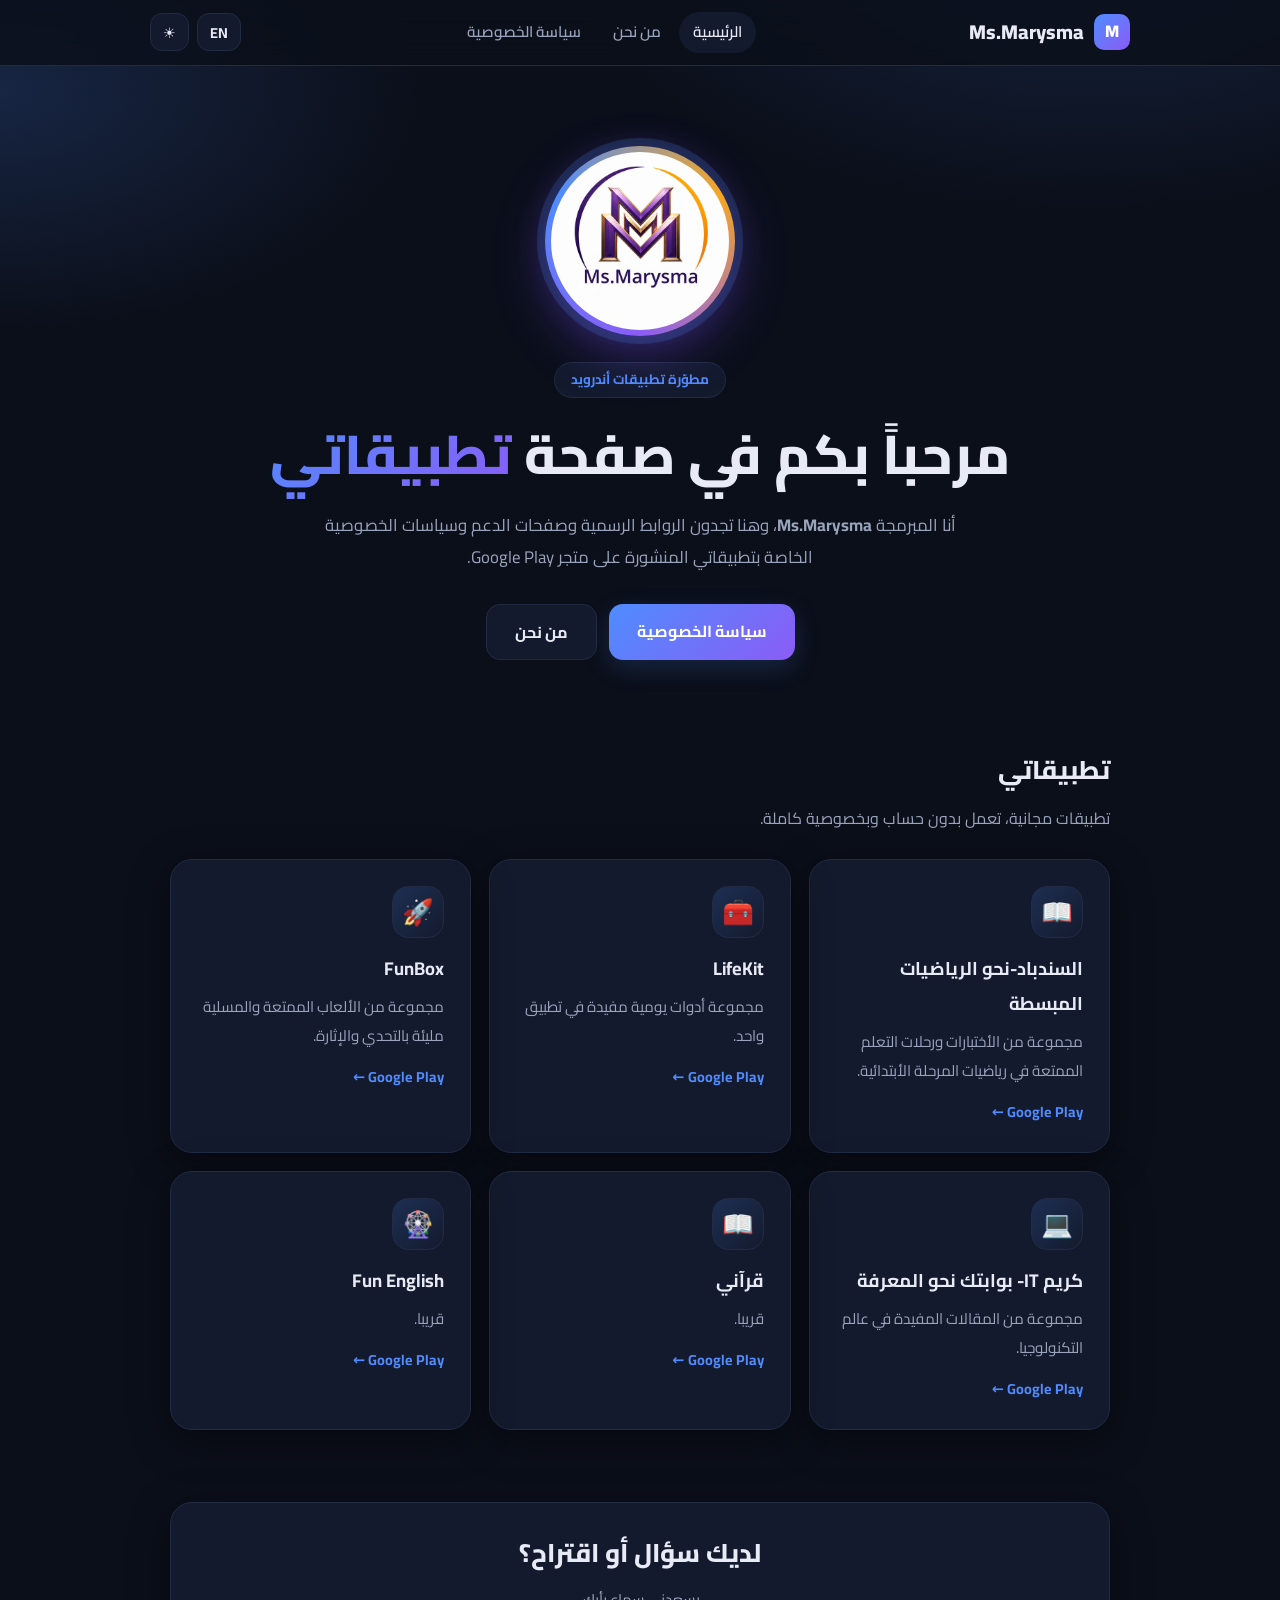
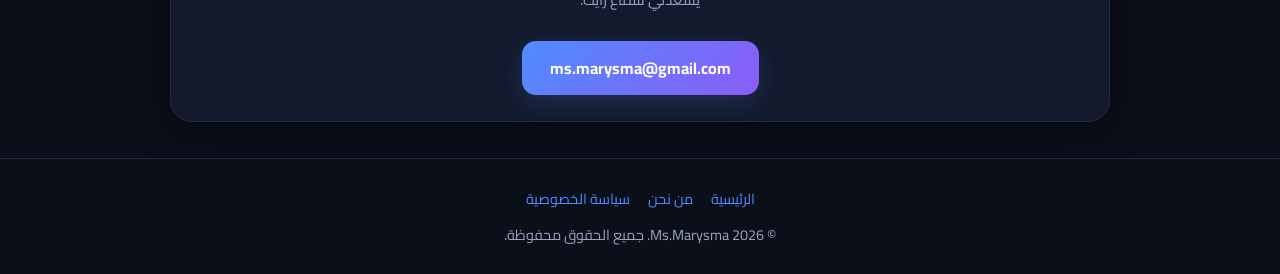
<file: index.html>
<!DOCTYPE html>
<html lang="ar" dir="rtl" data-theme="dark">
<head>
  <meta charset="UTF-8">
  <meta name="viewport" content="width=device-width, initial-scale=1">
   <meta name="google-site-verification" content="Q6iHC1U15YbT5ywhG_AQjxlZCGWZZ1fkaNXvmuv0gXQ" />
  <title>Ms.Marysma | تطبيقاتي – My Apps</title>
  <meta name="description" content="Official page of Ms.Marysma apps on Google Play. الصفحة الرسمية لتطبيقات Ms.Marysma على متجر Google Play.">
  <link rel="icon" type="image/png" href="favicon.png">
  <link rel="stylesheet" href="style.css">
  <script src="script.js"></script>
</head>
<body>

<header>
  <div class="container nav">
    <a class="logo" href="index.html"><i>M</i> Ms.Marysma</a>
    <nav class="links">
      <a class="active" href="index.html"><span class="ar">الرئيسية</span><span class="en">Home</span></a>
      <a href="about.html"><span class="ar">من نحن</span><span class="en">About Us</span></a>
      <a href="privacy.html"><span class="ar">سياسة الخصوصية</span><span class="en">Privacy Policy</span></a>
    </nav>
    <div class="tools">
      <button class="btn-icon" id="langBtn" type="button" aria-label="Language">EN</button>
      <button class="btn-icon" id="themeBtn" type="button" aria-label="Theme">☀️</button>
    </div>
  </div>
</header>

<main class="container">

  <div class="hero">
    <div class="hero-logo"><img src="logo.png" alt="Ms.Marysma logo" width="190" height="190"></div>
    <span class="badge"><span class="ar">مطوّرة تطبيقات أندرويد</span><span class="en">Android App Developer</span></span>
    <h1>
      <span class="ar">مرحباً بكم في صفحة <span class="grad">تطبيقاتي</span></span>
      <span class="en">Welcome to <span class="grad">My Apps</span> Page</span>
    </h1>
    <p>
      <span class="ar">أنا المبرمجة <b>Ms.Marysma</b>، وهنا تجدون الروابط الرسمية وصفحات الدعم وسياسات الخصوصية الخاصة بتطبيقاتي المنشورة على متجر Google Play.</span>
      <span class="en">I'm <b>Ms.Marysma</b>. Here you'll find the official links, support pages and privacy policies for my apps published on Google Play.</span>
    </p>
    <div class="actions">
      <a class="btn" href="privacy.html"><span class="ar">سياسة الخصوصية</span><span class="en">Privacy Policy</span></a>
      <a class="btn ghost" href="about.html"><span class="ar">من نحن</span><span class="en">About Us</span></a>
    </div>
  </div>

  <section>
    <h2 class="title"><span class="ar">تطبيقاتي</span><span class="en">My Apps</span></h2>
    <p class="sub"><span class="ar">تطبيقات مجانية، تعمل بدون حساب وبخصوصية كاملة.</span><span class="en">Free apps that work without an account and respect your privacy.</span></p>

    <div class="grid">
      <!-- غيّري الروابط (href="#") إلى روابط تطبيقاتك على Google Play -->
      <div class="card">
        <div class="ico">📖</div>
        <h3><span class="ar">السندباد-نحو الرياضيات المبسطة</span><span class="en">Sindebad – Towards Simplified Mathematics</span></h3>
        <p><span class="ar">مجموعة من الأختبارات ورحلات التعلم الممتعة في رياضيات المرحلة الأبتدائية.</span><span class="en">A collection of tests and engaging learning journeys in primary school mathematics.</span></p>
        <a class="more" href="https://play.google.com/store/apps/details?id=ms.maryam.math&pcampaignid=web_share"><span class="ar">Google Play ←</span><span class="en">Google Play →</span></a>
      </div>

      <div class="card">
        <div class="ico">🧰</div>
        <h3><span class="ar">LifeKit</span><span class="en">LifeKit</span></h3>
        <p><span class="ar">مجموعة أدوات يومية مفيدة في تطبيق واحد.</span><span class="en">A set of useful everyday tools in one app.</span></p>
        <a class="more" href="https://play.google.com/store/apps/details?id=ms.marysma.LifeKit&pcampaignid=web_share"><span class="ar">Google Play ←</span><span class="en">Google Play →</span></a>
      </div>

      <div class="card">
        <div class="ico">🚀</div>
        <h3><span class="ar">FunBox</span><span class="en">FunBox</span></h3>
        <p><span class="ar">مجموعة من الألعاب الممتعة والمسلية مليئة بالتحدي والإثارة.</span><span class="en">A collection of fun and entertaining games, full of challenge and excitement.</span></p>
        <a class="more" href="#"><span class="ar">Google Play ←</span><span class="en">Google Play →</span></a>
      </div>

 <div class="card">
        <div class="ico">💻</div>
        <h3><span class="ar">كريم IT- بوابتك نحو المعرفة</span><span class="en">Kareem IT – Your Gateway to Knowledge</span></h3>
        <p><span class="ar">مجموعة من المقالات المفيدة في عالم التكنولوجيا.</span><span class="en">A collection of useful articles in the world of technology.</span></p>
        <a class="more" href="https://play.google.com/store/apps/details?id=ms.marysma.kareem_aity"><span class="ar">Google Play ←</span><span class="en">Google Play →</span></a>
      </div>

 <div class="card">
        <div class="ico">📖</div>
        <h3><span class="ar">قرآني</span><span class="en">Qurany</span></h3>
        <p><span class="ar">قريبا.</span><span class="en">Soon</span></p>
        <a class="more" href="#"><span class="ar">Google Play ←</span><span class="en">Google Play →</span></a>
      </div>

 <div class="card">
        <div class="ico">🎡</div>
        <h3><span class="ar">Fun English</span><span class="en">Fun English</span></h3>
        <p><span class="ar">قريبا.</span><span class="en">Soon</span></p>
        <a class="more" href="#"><span class="ar">Google Play ←</span><span class="en">Google Play →</span></a>
      </div>



    </div>
  </section>

  <section>
    <div class="card" style="text-align:center">
      <h2 class="title"><span class="ar">لديك سؤال أو اقتراح؟</span><span class="en">Have a question or suggestion?</span></h2>
      <p class="sub"><span class="ar">يسعدني سماع رأيك.</span><span class="en">I'd love to hear from you.</span></p>
      <a class="btn" href="mailto:ms.marysma@gmail.com">ms.marysma@gmail.com</a>
    </div>
  </section>

</main>

<footer>
  <div class="container">
    <div class="flinks">
      <a href="index.html"><span class="ar">الرئيسية</span><span class="en">Home</span></a>
      <a href="about.html"><span class="ar">من نحن</span><span class="en">About Us</span></a>
      <a href="privacy.html"><span class="ar">سياسة الخصوصية</span><span class="en">Privacy Policy</span></a>
    </div>
    <div>© <span id="year">2026</span> Ms.Marysma. <span class="ar">جميع الحقوق محفوظة.</span><span class="en">All rights reserved.</span></div>
  </div>
</footer>

</body>
</html>
</file>
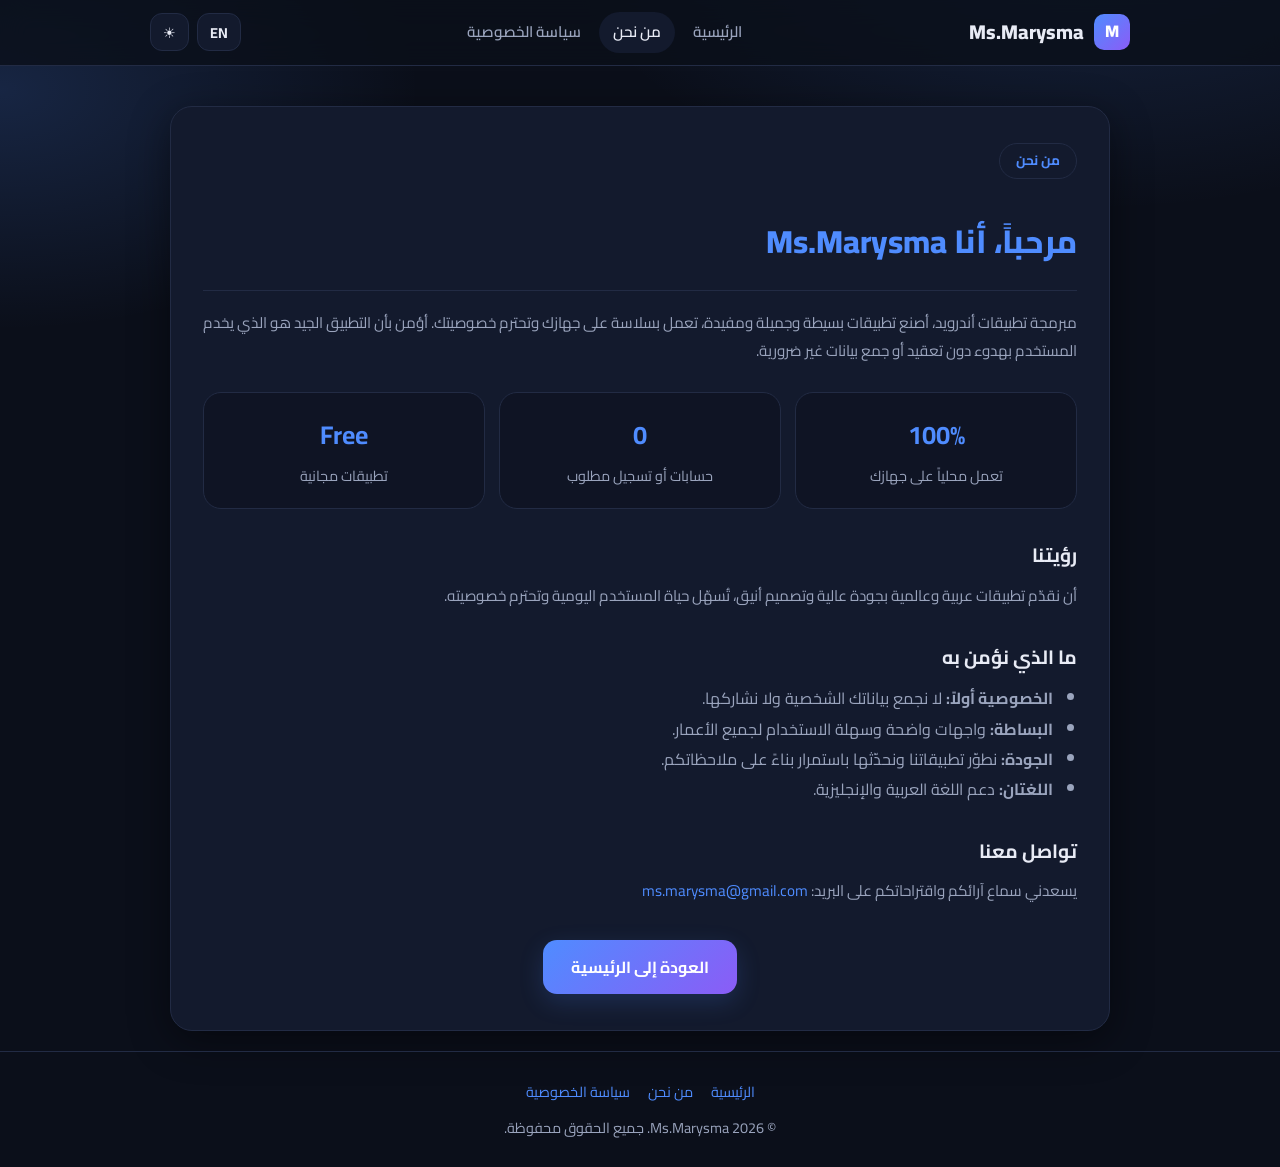
<file: about.html>
<!DOCTYPE html>
<html lang="ar" dir="rtl" data-theme="dark">
<head>
  <meta charset="UTF-8">
  <meta name="viewport" content="width=device-width, initial-scale=1">
  <title>من نحن – About Us | Ms.Marysma</title>
  <meta name="description" content="About Ms.Marysma, an Android app developer. تعرّف على Ms.Marysma مطوّرة تطبيقات أندرويد.">
  <link rel="icon" type="image/png" href="favicon.png">
  <link rel="stylesheet" href="style.css">
  <script src="script.js"></script>
</head>
<body>

<header>
  <div class="container nav">
    <a class="logo" href="index.html"><i>M</i> Ms.Marysma</a>
    <nav class="links">
      <a href="index.html"><span class="ar">الرئيسية</span><span class="en">Home</span></a>
      <a class="active" href="about.html"><span class="ar">من نحن</span><span class="en">About Us</span></a>
      <a href="privacy.html"><span class="ar">سياسة الخصوصية</span><span class="en">Privacy Policy</span></a>
    </nav>
    <div class="tools">
      <button class="btn-icon" id="langBtn" type="button" aria-label="Language">EN</button>
      <button class="btn-icon" id="themeBtn" type="button" aria-label="Theme">☀️</button>
    </div>
  </div>
</header>

<main class="container">
  <article class="card doc">

    <!-- ===== العربية ===== -->
    <div class="ar">
      <span class="badge">من نحن</span>
      <h1>مرحباً، أنا Ms.Marysma</h1>
      <hr>
      <p>مبرمجة تطبيقات أندرويد، أصنع تطبيقات بسيطة وجميلة ومفيدة، تعمل بسلاسة على جهازك وتحترم خصوصيتك. أؤمن بأن التطبيق الجيد هو الذي يخدم المستخدم بهدوء دون تعقيد أو جمع بيانات غير ضرورية.</p>

      <div class="stats">
        <div class="stat"><b>100%</b><span>تعمل محلياً على جهازك</span></div>
        <div class="stat"><b>0</b><span>حسابات أو تسجيل مطلوب</span></div>
        <div class="stat"><b>Free</b><span>تطبيقات مجانية</span></div>
      </div>

      <h2>رؤيتنا</h2>
      <p>أن نقدّم تطبيقات عربية وعالمية بجودة عالية وتصميم أنيق، تُسهّل حياة المستخدم اليومية وتحترم خصوصيته.</p>

      <h2>ما الذي نؤمن به</h2>
      <ul>
        <li><b>الخصوصية أولاً:</b> لا نجمع بياناتك الشخصية ولا نشاركها.</li>
        <li><b>البساطة:</b> واجهات واضحة وسهلة الاستخدام لجميع الأعمار.</li>
        <li><b>الجودة:</b> نطوّر تطبيقاتنا ونحدّثها باستمرار بناءً على ملاحظاتكم.</li>
        <li><b>اللغتان:</b> دعم اللغة العربية والإنجليزية.</li>
      </ul>

      <h2>تواصل معنا</h2>
      <p>يسعدني سماع آرائكم واقتراحاتكم على البريد: <a href="mailto:ms.marysma@gmail.com">ms.marysma@gmail.com</a></p>
    </div>

    <!-- ===== English ===== -->
    <div class="en">
      <span class="badge">About Us</span>
      <h1>Hi, I'm Ms.Marysma</h1>
      <hr>
      <p>I'm an Android app developer who builds simple, beautiful and useful apps that run smoothly on your device and respect your privacy. I believe a good app serves its user quietly, without complexity or unnecessary data collection.</p>

      <div class="stats">
        <div class="stat"><b>100%</b><span>Works locally on your device</span></div>
        <div class="stat"><b>0</b><span>Accounts or sign-ups required</span></div>
        <div class="stat"><b>Free</b><span>Free to use</span></div>
      </div>

      <h2>Our Vision</h2>
      <p>To deliver high-quality apps with elegant design for Arabic and global users, making everyday life easier while respecting their privacy.</p>

      <h2>What We Believe In</h2>
      <ul>
        <li><b>Privacy first:</b> we don't collect or share your personal data.</li>
        <li><b>Simplicity:</b> clear, easy interfaces for all ages.</li>
        <li><b>Quality:</b> we keep improving our apps based on your feedback.</li>
        <li><b>Bilingual:</b> Arabic and English support.</li>
      </ul>

      <h2>Get in Touch</h2>
      <p>I'd love to hear your feedback and suggestions at: <a href="mailto:ms.marysma@gmail.com">ms.marysma@gmail.com</a></p>
    </div>

    <div style="text-align:center;margin-top:34px">
      <a class="btn" href="index.html"><span class="ar">العودة إلى الرئيسية</span><span class="en">Back to Home</span></a>
    </div>
  </article>
</main>

<footer>
  <div class="container">
    <div class="flinks">
      <a href="index.html"><span class="ar">الرئيسية</span><span class="en">Home</span></a>
      <a href="about.html"><span class="ar">من نحن</span><span class="en">About Us</span></a>
      <a href="privacy.html"><span class="ar">سياسة الخصوصية</span><span class="en">Privacy Policy</span></a>
    </div>
    <div>© <span id="year">2026</span> Ms.Marysma. <span class="ar">جميع الحقوق محفوظة.</span><span class="en">All rights reserved.</span></div>
  </div>
</footer>

</body>
</html>
</file>
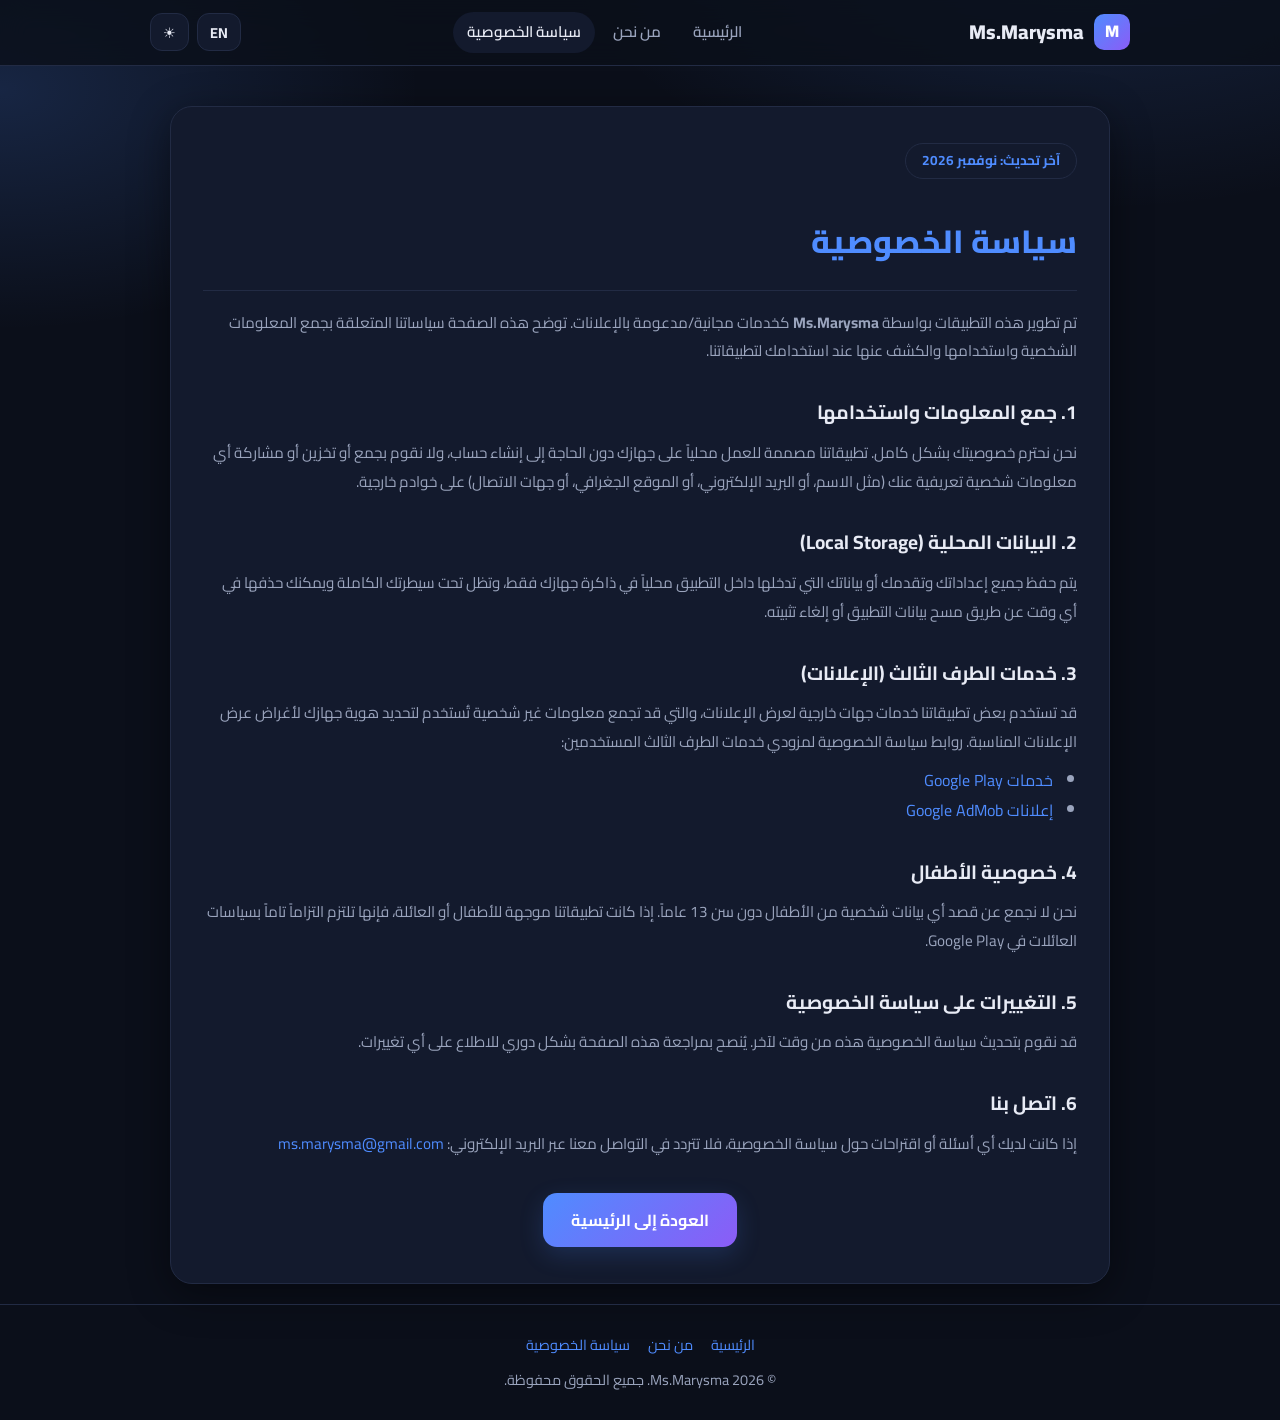
<file: privacy.html>
<!DOCTYPE html>
<html lang="ar" dir="rtl" data-theme="dark">
<head>
  <meta charset="UTF-8">
  <meta name="viewport" content="width=device-width, initial-scale=1">
  <title>سياسة الخصوصية – Privacy Policy | Ms.Marysma</title>
  <meta name="description" content="Privacy Policy for Ms.Marysma apps. سياسة الخصوصية لتطبيقات Ms.Marysma.">
  <link rel="icon" type="image/png" href="favicon.png">
  <link rel="stylesheet" href="style.css">
  <script src="script.js"></script>
</head>
<body>

<header>
  <div class="container nav">
    <a class="logo" href="index.html"><i>M</i> Ms.Marysma</a>
    <nav class="links">
      <a href="index.html"><span class="ar">الرئيسية</span><span class="en">Home</span></a>
      <a href="about.html"><span class="ar">من نحن</span><span class="en">About Us</span></a>
      <a class="active" href="privacy.html"><span class="ar">سياسة الخصوصية</span><span class="en">Privacy Policy</span></a>
    </nav>
    <div class="tools">
      <button class="btn-icon" id="langBtn" type="button" aria-label="Language">EN</button>
      <button class="btn-icon" id="themeBtn" type="button" aria-label="Theme">☀️</button>
    </div>
  </div>
</header>

<main class="container">
  <article class="card doc">

    <!-- ===== العربية ===== -->
    <div class="ar">
      <span class="badge">آخر تحديث: نوفمبر 2026</span>
      <h1>سياسة الخصوصية</h1>
      <hr>
      <p>تم تطوير هذه التطبيقات بواسطة <b>Ms.Marysma</b> كخدمات مجانية/مدعومة بالإعلانات. توضح هذه الصفحة سياساتنا المتعلقة بجمع المعلومات الشخصية واستخدامها والكشف عنها عند استخدامك لتطبيقاتنا.</p>

      <h2>1. جمع المعلومات واستخدامها</h2>
      <p>نحن نحترم خصوصيتك بشكل كامل. تطبيقاتنا مصممة للعمل محلياً على جهازك دون الحاجة إلى إنشاء حساب، ولا نقوم بجمع أو تخزين أو مشاركة أي معلومات شخصية تعريفية عنك (مثل الاسم، أو البريد الإلكتروني، أو الموقع الجغرافي، أو جهات الاتصال) على خوادم خارجية.</p>

      <h2>2. البيانات المحلية (Local Storage)</h2>
      <p>يتم حفظ جميع إعداداتك وتقدمك أو بياناتك التي تدخلها داخل التطبيق محلياً في ذاكرة جهازك فقط، وتظل تحت سيطرتك الكاملة ويمكنك حذفها في أي وقت عن طريق مسح بيانات التطبيق أو إلغاء تثبيته.</p>

      <h2>3. خدمات الطرف الثالث (الإعلانات)</h2>
      <p>قد تستخدم بعض تطبيقاتنا خدمات جهات خارجية لعرض الإعلانات، والتي قد تجمع معلومات غير شخصية تُستخدم لتحديد هوية جهازك لأغراض عرض الإعلانات المناسبة. روابط سياسة الخصوصية لمزودي خدمات الطرف الثالث المستخدمين:</p>
      <ul>
        <li><a href="https://policies.google.com/privacy" target="_blank" rel="noopener">خدمات Google Play</a></li>
        <li><a href="https://support.google.com/admob/answer/6128543" target="_blank" rel="noopener">إعلانات Google AdMob</a></li>
      </ul>

      <h2>4. خصوصية الأطفال</h2>
      <p>نحن لا نجمع عن قصد أي بيانات شخصية من الأطفال دون سن 13 عاماً. إذا كانت تطبيقاتنا موجهة للأطفال أو العائلة، فإنها تلتزم التزاماً تاماً بسياسات العائلات في Google Play.</p>

      <h2>5. التغييرات على سياسة الخصوصية</h2>
      <p>قد نقوم بتحديث سياسة الخصوصية هذه من وقت لآخر. يُنصح بمراجعة هذه الصفحة بشكل دوري للاطلاع على أي تغييرات.</p>

      <h2>6. اتصل بنا</h2>
      <p>إذا كانت لديك أي أسئلة أو اقتراحات حول سياسة الخصوصية، فلا تتردد في التواصل معنا عبر البريد الإلكتروني: <a href="mailto:ms.marysma@gmail.com">ms.marysma@gmail.com</a></p>
    </div>

    <!-- ===== English ===== -->
    <div class="en">
      <span class="badge">Last Updated: November 2026</span>
      <h1>Privacy Policy</h1>
      <hr>
      <p>These applications are built by <b>Ms.Marysma</b> as free / ad-supported services. This page is used to inform visitors regarding our policies with the collection, use, and disclosure of Personal Information if anyone decides to use our apps.</p>

      <h2>1. Information Collection and Use</h2>
      <p>We deeply respect your privacy. Our apps are designed to work offline/locally on your device without requiring user registration. We do not collect, store, or transmit any personally identifiable information (such as your name, email address, location, or contacts) to external servers.</p>

      <h2>2. Local Data Storage</h2>
      <p>Any app preferences, progress, or entries you make are stored locally on your device's internal storage. You remain in full control of this data and can delete it anytime by clearing the app data or uninstalling the application.</p>

      <h2>3. Third-Party Services (Ads)</h2>
      <p>Some of our applications may use third-party services that may collect non-personal information used to identify your device for advertising purposes. Links to the privacy policies of third-party service providers used by the apps:</p>
      <ul>
        <li><a href="https://policies.google.com/privacy" target="_blank" rel="noopener">Google Play Services</a></li>
        <li><a href="https://support.google.com/admob/answer/6128543" target="_blank" rel="noopener">Google AdMob</a></li>
      </ul>

      <h2>4. Children's Privacy</h2>
      <p>We do not knowingly collect personally identifiable information from children under 13. For apps designed for children or families, we strictly comply with Google Play's Families Policy Requirements.</p>

      <h2>5. Changes to This Privacy Policy</h2>
      <p>We may update our Privacy Policy from time to time. Thus, you are advised to review this page periodically for any changes.</p>

      <h2>6. Contact Us</h2>
      <p>If you have any questions or suggestions about our Privacy Policy, do not hesitate to contact us at: <a href="mailto:ms.marysma@gmail.com">ms.marysma@gmail.com</a></p>
    </div>

    <div style="text-align:center;margin-top:34px">
      <a class="btn" href="index.html"><span class="ar">العودة إلى الرئيسية</span><span class="en">Back to Home</span></a>
    </div>
  </article>
</main>

<footer>
  <div class="container">
    <div class="flinks">
      <a href="index.html"><span class="ar">الرئيسية</span><span class="en">Home</span></a>
      <a href="about.html"><span class="ar">من نحن</span><span class="en">About Us</span></a>
      <a href="privacy.html"><span class="ar">سياسة الخصوصية</span><span class="en">Privacy Policy</span></a>
    </div>
    <div>© <span id="year">2026</span> Ms.Marysma. <span class="ar">جميع الحقوق محفوظة.</span><span class="en">All rights reserved.</span></div>
  </div>
</footer>

</body>
</html>
</file>
<file: style.css>
@import url('https://fonts.googleapis.com/css2?family=Cairo:wght@400;600;700;800&display=swap');

:root {
  --bg: #0b0f1a;
  --bg-2: #0f1424;
  --card: #131a2d;
  --border: #222b44;
  --text: #e8ebf5;
  --muted: #9aa4bd;
  --accent: #4f8cff;
  --accent-2: #8b5cf6;
  --shadow: 0 10px 40px rgba(0, 0, 0, .45);
  --glow: rgba(79, 140, 255, .18);
}

[data-theme="light"] {
  --bg: #f4f6fb;
  --bg-2: #eaeef7;
  --card: #ffffff;
  --border: #e1e6f0;
  --text: #151a2c;
  --muted: #5b647a;
  --accent: #2f6df0;
  --accent-2: #7c4dff;
  --shadow: 0 10px 40px rgba(30, 50, 100, .12);
  --glow: rgba(47, 109, 240, .12);
}

* { box-sizing: border-box; margin: 0; padding: 0; }
html { scroll-behavior: smooth; }

body {
  font-family: 'Cairo', system-ui, -apple-system, 'Segoe UI', Roboto, sans-serif;
  background:
    radial-gradient(900px 500px at 85% -10%, var(--glow), transparent 60%),
    radial-gradient(700px 400px at 0% 10%, var(--glow), transparent 60%),
    var(--bg);
  background-attachment: fixed;
  color: var(--text);
  line-height: 1.9;
  min-height: 100vh;
  display: flex;
  flex-direction: column;
  transition: background .3s, color .3s;
}

/* language switch */
html[lang="ar"] .en { display: none !important; }
html[lang="en"] .ar { display: none !important; }

a { color: var(--accent); text-decoration: none; }
a:hover { text-decoration: underline; }

.container { width: 100%; max-width: 980px; margin: 0 auto; padding: 0 20px; }

/* header */
header {
  position: sticky; top: 0; z-index: 50;
  backdrop-filter: blur(14px);
  background: color-mix(in srgb, var(--bg) 80%, transparent);
  border-bottom: 1px solid var(--border);
}
.nav {
  display: flex; align-items: center; justify-content: space-between;
  gap: 12px; padding: 12px 0; flex-wrap: wrap;
}
.logo {
  font-weight: 800; font-size: 1.25rem; color: var(--text);
  display: flex; align-items: center; gap: 10px;
}
.logo:hover { text-decoration: none; }
.logo i {
  width: 36px; height: 36px; border-radius: 10px; display: grid; place-items: center;
  background: linear-gradient(135deg, var(--accent), var(--accent-2));
  color: #fff; font-style: normal; font-size: 1.05rem;
}
.links { display: flex; gap: 4px; align-items: center; }
.links a {
  color: var(--muted); padding: 6px 14px; border-radius: 999px;
  font-weight: 600; font-size: .95rem; transition: .2s;
}
.links a:hover, .links a.active {
  color: var(--text); background: var(--card); text-decoration: none;
}
.tools { display: flex; gap: 8px; }
.btn-icon {
  border: 1px solid var(--border); background: var(--card); color: var(--text);
  height: 38px; min-width: 38px; padding: 0 12px; border-radius: 12px;
  cursor: pointer; font-family: inherit; font-weight: 700; font-size: .9rem;
  transition: .2s;
}
.btn-icon:hover { border-color: var(--accent); transform: translateY(-1px); }

/* hero */
.hero { text-align: center; padding: 80px 0 50px; }
.badge {
  display: inline-block; padding: 4px 16px; border-radius: 999px;
  background: var(--card); border: 1px solid var(--border);
  color: var(--accent); font-weight: 700; font-size: .85rem; margin-bottom: 18px;
}
.hero h1 { font-size: clamp(2rem, 6vw, 3.4rem); font-weight: 800; line-height: 1.4; }
.grad {
  background: linear-gradient(135deg, var(--accent), var(--accent-2));
  -webkit-background-clip: text; background-clip: text; color: transparent;
}
.hero p { color: var(--muted); max-width: 640px; margin: 18px auto 30px; font-size: 1.05rem; }

.btn {
  display: inline-block; padding: 12px 28px; border-radius: 14px; font-weight: 700;
  font-family: inherit; font-size: 1rem; border: 0; cursor: pointer; transition: .2s;
  background: linear-gradient(135deg, var(--accent), var(--accent-2)); color: #fff;
  box-shadow: 0 8px 24px var(--glow);
}
.btn:hover { transform: translateY(-2px); text-decoration: none; }
.btn.ghost {
  background: var(--card); color: var(--text); border: 1px solid var(--border); box-shadow: none;
}
.actions { display: flex; gap: 12px; justify-content: center; flex-wrap: wrap; }

/* sections */
section { padding: 36px 0; }
.title { font-size: 1.6rem; font-weight: 800; margin-bottom: 8px; }
.sub { color: var(--muted); margin-bottom: 26px; }

.grid { display: grid; grid-template-columns: repeat(auto-fit, minmax(240px, 1fr)); gap: 18px; }
.card {
  background: var(--card); border: 1px solid var(--border); border-radius: 22px;
  padding: 26px; box-shadow: var(--shadow); transition: .25s;
}
.grid .card:hover { transform: translateY(-4px); border-color: var(--accent); }
.card .ico {
  width: 52px; height: 52px; border-radius: 16px; display: grid; place-items: center;
  font-size: 1.6rem; margin-bottom: 14px;
  background: linear-gradient(135deg, var(--glow), transparent); border: 1px solid var(--border);
}
.card h3 { font-size: 1.15rem; margin-bottom: 6px; }
.card p { color: var(--muted); font-size: .95rem; }
.card .more { display: inline-block; margin-top: 12px; font-weight: 700; font-size: .9rem; }

/* document pages */
.doc { margin: 40px auto 20px; padding: 36px 32px; }
.doc h1 { font-size: 2rem; font-weight: 800; color: var(--accent); margin: 14px 0 6px; }
.doc h2 { font-size: 1.2rem; margin: 28px 0 8px; color: var(--text); }
.doc p, .doc li { color: var(--muted); }
.doc ul { padding-inline-start: 24px; margin-top: 8px; }
.doc hr { border: 0; border-top: 1px solid var(--border); margin: 18px 0; }
.stats { display: grid; grid-template-columns: repeat(auto-fit, minmax(150px, 1fr)); gap: 14px; margin: 26px 0; }
.stat {
  text-align: center; padding: 18px; border-radius: 18px;
  background: var(--bg-2); border: 1px solid var(--border);
}
.stat b { display: block; font-size: 1.6rem; color: var(--accent); }
.stat span { color: var(--muted); font-size: .9rem; }

/* footer */
footer {
  margin-top: auto; border-top: 1px solid var(--border);
  padding: 26px 0; text-align: center; color: var(--muted); font-size: .9rem;
}
footer .flinks { margin-bottom: 8px; display: flex; gap: 18px; justify-content: center; flex-wrap: wrap; }

@media (max-width: 640px) {
  .hero { padding: 50px 0 30px; }
  .doc { padding: 24px 18px; border-radius: 18px; }
  .links { order: 3; width: 100%; justify-content: center; }
}

/* hero logo */
.hero-logo {
  position: relative; width: 190px; height: 190px; margin: 0 auto 26px;
  border-radius: 50%; padding: 6px;
  background: conic-gradient(from 180deg, var(--accent-2), var(--accent), #f5a623, var(--accent-2));
  box-shadow: 0 0 0 8px var(--glow), 0 18px 50px rgba(124, 77, 255, .35);
  animation: float 5s ease-in-out infinite;
}
.hero-logo::before {
  content: ""; position: absolute; inset: -26px; border-radius: 50%; z-index: -1;
  background: radial-gradient(circle, rgba(124, 77, 255, .35), transparent 65%);
  filter: blur(14px);
}
.hero-logo img {
  width: 100%; height: 100%; display: block; border-radius: 50%;
  background: #fff; object-fit: cover;
}
@keyframes float { 0%, 100% { transform: translateY(0); } 50% { transform: translateY(-8px); } }
@media (prefers-reduced-motion: reduce) { .hero-logo { animation: none; } }
@media (max-width: 640px) { .hero-logo { width: 150px; height: 150px; } }
</file>
